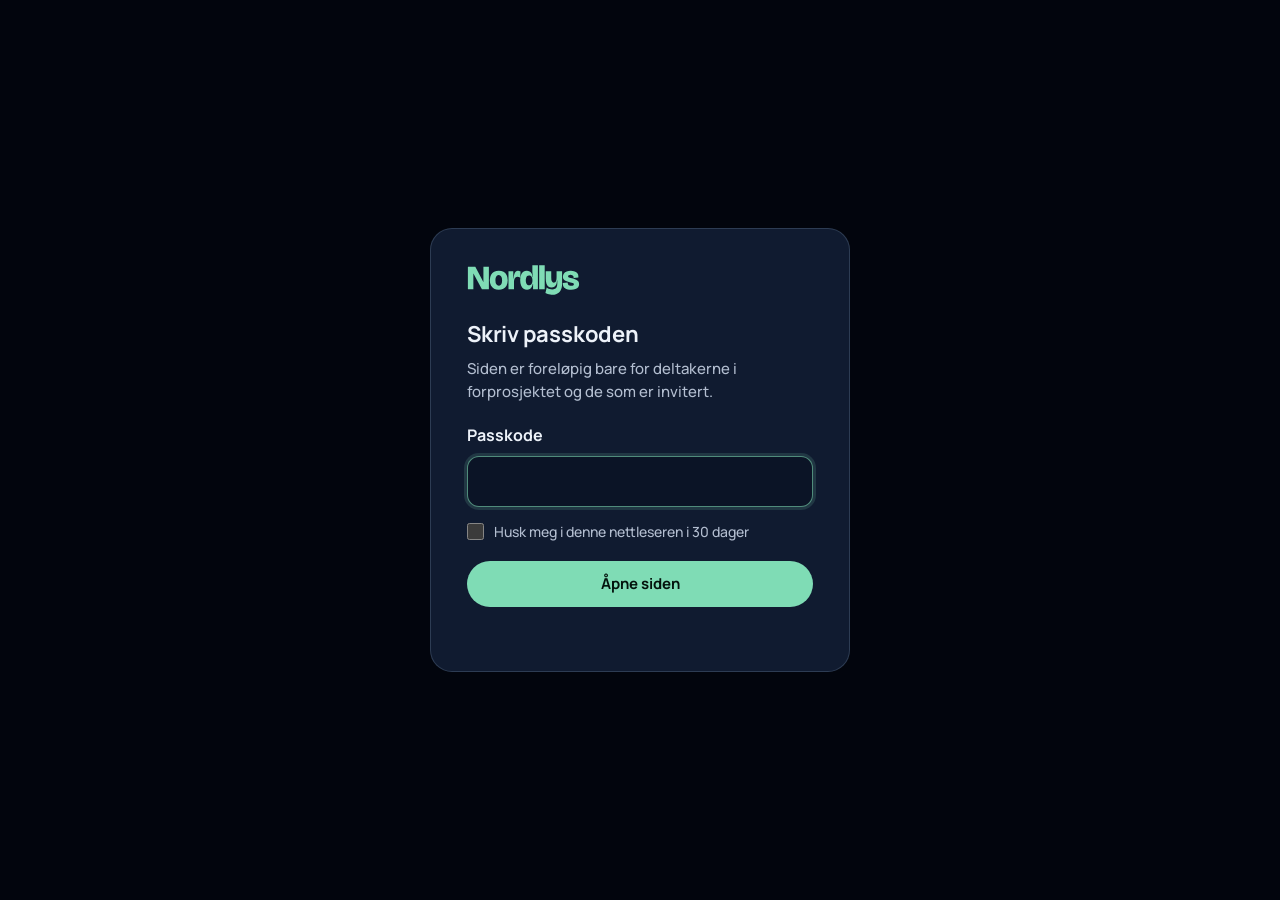
<file: index.html>
<!doctype html>
<html lang="nb">
<head>
<meta charset="utf-8">
<meta name="viewport" content="width=device-width, initial-scale=1, viewport-fit=cover">
<title>Nordlys</title>
<meta name="robots" content="noindex, nofollow">
<meta name="version" content="2.0.2">
<meta name="referrer" content="no-referrer">
<meta name="theme-color" content="#02050D">
<link rel="icon" href="assets/node-mint.svg" type="image/svg+xml">
<style>
@font-face { font-family: 'Manrope'; src: url(assets/fonts/Manrope.ttf) format('truetype'); font-weight: 200 800; font-display: swap; }
:root { color-scheme: dark; --night: #02050D; --panel: #101B30; --panel-lo: #0B1426; --line2: rgba(170,200,235,0.19);
  --text: #EDF2F9; --text2: #B3BED0; --dim: #8492A8; --mint: #7FDCB5; --red: #FF8A78; }
* { box-sizing: border-box; }
[hidden] { display: none !important; }
html, body { height: 100%; }
body { margin: 0; background: var(--night); color: var(--text); font: 500 16px/1.55 'Manrope', system-ui, 'Segoe UI', sans-serif;
  -webkit-font-smoothing: antialiased; display: grid; place-items: center; padding: 24px 16px; }
.box { width: min(420px, 100%); background: var(--panel); border: 1px solid var(--line2); border-radius: 22px; padding: clamp(24px, 5vw, 36px); }
.box img { height: 30px; display: block; }
h1 { font-size: 22px; margin: 22px 0 6px; letter-spacing: -0.01em; }
p { margin: 0; color: var(--text2); font-size: 15px; }
label.f { display: block; font-weight: 700; margin: 20px 0 8px; }
input[type=password] { width: 100%; font: inherit; color: var(--text); background: var(--panel-lo); border: 1px solid var(--line2); border-radius: 12px; padding: 12px 14px; }
input[type=password]:focus { border-color: rgba(127,220,181,0.6); outline: none; box-shadow: 0 0 0 3px rgba(127,220,181,0.15); }
.husk { display: flex; gap: 10px; align-items: center; margin-top: 14px; font-size: 14px; color: var(--text2); cursor: pointer; }
.husk input { accent-color: var(--mint); width: 17px; height: 17px; margin: 0; }
button { width: 100%; margin-top: 18px; min-height: 46px; border-radius: 23px; border: 0; cursor: pointer; font: 700 15px/1 'Manrope', sans-serif; background: var(--mint); color: #04130D; }
button[disabled] { opacity: 0.6; cursor: default; }
.err { color: var(--red); font-size: 14px; margin-top: 12px; min-height: 1.2em; }
.wait { text-align: center; color: var(--dim); font-size: 15px; }
</style>
</head>
<body>
<p class="wait" id="vent" hidden>Åpner …</p>
<form class="box" id="skjema" novalidate hidden>
  <img src="assets/nordlys-wordmark-mint.svg" alt="Nordlys" width="113" height="30">
  <h1>Skriv passkoden</h1>
  <p>Siden er foreløpig bare for deltakerne i forprosjektet og de som er invitert.</p>
  <label class="f" for="kode">Passkode</label>
  <input type="password" id="kode" autocomplete="current-password" required>
  <label class="husk"><input type="checkbox" id="husk"> Husk meg i denne nettleseren i 30 dager</label>
  <button type="submit" id="send">Åpne siden</button>
  <p class="err" id="err" role="alert"></p>
</form>
<script>
(() => {
  'use strict';
  // Innholdet ligger i Supabase og gis bare ut av edge-funksjonen 'nettside' etter riktig passkode.
  // Tokenet fra et riktig forsøk huskes i localStorage (30 dager) hvis «Husk meg» er valgt, ellers bare i fanen.
  const FN = 'https://qwgtzrydzzkaiezyouxt.supabase.co/functions/v1/nettside';
  const KEY = 'sb_publishable_gUJZpDFXutZiMKjKLcMO-g_lXaAz4m3';
  const SKEY = 'nordlys-tilgang';
  const $ = (id) => document.getElementById(id);
  const lagre = {
    hent() { for (const s of [localStorage, sessionStorage]) { try { const v = JSON.parse(s.getItem(SKEY) || 'null'); if (v && v.exp * 1000 > Date.now()) return v.token; s.removeItem(SKEY); } catch {} } return null; },
    sett(token, exp, husk) { try { (husk ? localStorage : sessionStorage).setItem(SKEY, JSON.stringify({ token, exp })); } catch {} },
    slett() { for (const s of [localStorage, sessionStorage]) { try { s.removeItem(SKEY); } catch {} } },
  };

  async function hent(body) {
    const r = await fetch(FN, { method: 'POST', headers: { 'Content-Type': 'application/json', apikey: KEY, Authorization: 'Bearer ' + KEY }, body: JSON.stringify(body) });
    const d = await r.json().catch(() => ({}));
    return { status: r.status, d };
  }
  function vis(d) {
    window.NORDLYS_MEDIA = d.media || {};
    window.NORDLYS_LOGOUT = () => { lagre.slett(); location.reload(); };
    document.open();
    document.write(d.html);
    document.close();
  }
  function skjema(melding) {
    $('vent').hidden = true; $('skjema').hidden = false;
    $('err').textContent = melding || '';
    $('kode').focus();
  }

  $('skjema').addEventListener('submit', async (e) => {
    e.preventDefault();
    const kode = $('kode').value;
    if (!kode.trim()) return skjema('Skriv passkoden.');
    $('send').disabled = true; $('err').textContent = '';
    try {
      const { status, d } = await hent({ kode });
      if (status === 200 && d.ok) { lagre.sett(d.token, d.exp, $('husk').checked); vis(d); return; }
      skjema(status === 429 ? 'For mange forsøk. Vent et minutt og prøv igjen.' : status === 401 ? 'Feil passkode.' : 'Noe gikk galt. Prøv igjen om litt.');
    } catch { skjema('Fikk ikke kontakt. Sjekk nettforbindelsen og prøv igjen.'); }
    $('send').disabled = false;
  });

  (async () => {
    const token = lagre.hent();
    if (!token) return skjema();
    $('vent').hidden = false;
    try {
      const { status, d } = await hent({ token });
      if (status === 200 && d.ok) { lagre.sett(d.token, d.exp, !!localStorage.getItem(SKEY)); vis(d); return; }
      lagre.slett();
    } catch {}
    skjema();
  })();
})();
</script>
</body>
</html>
</file>
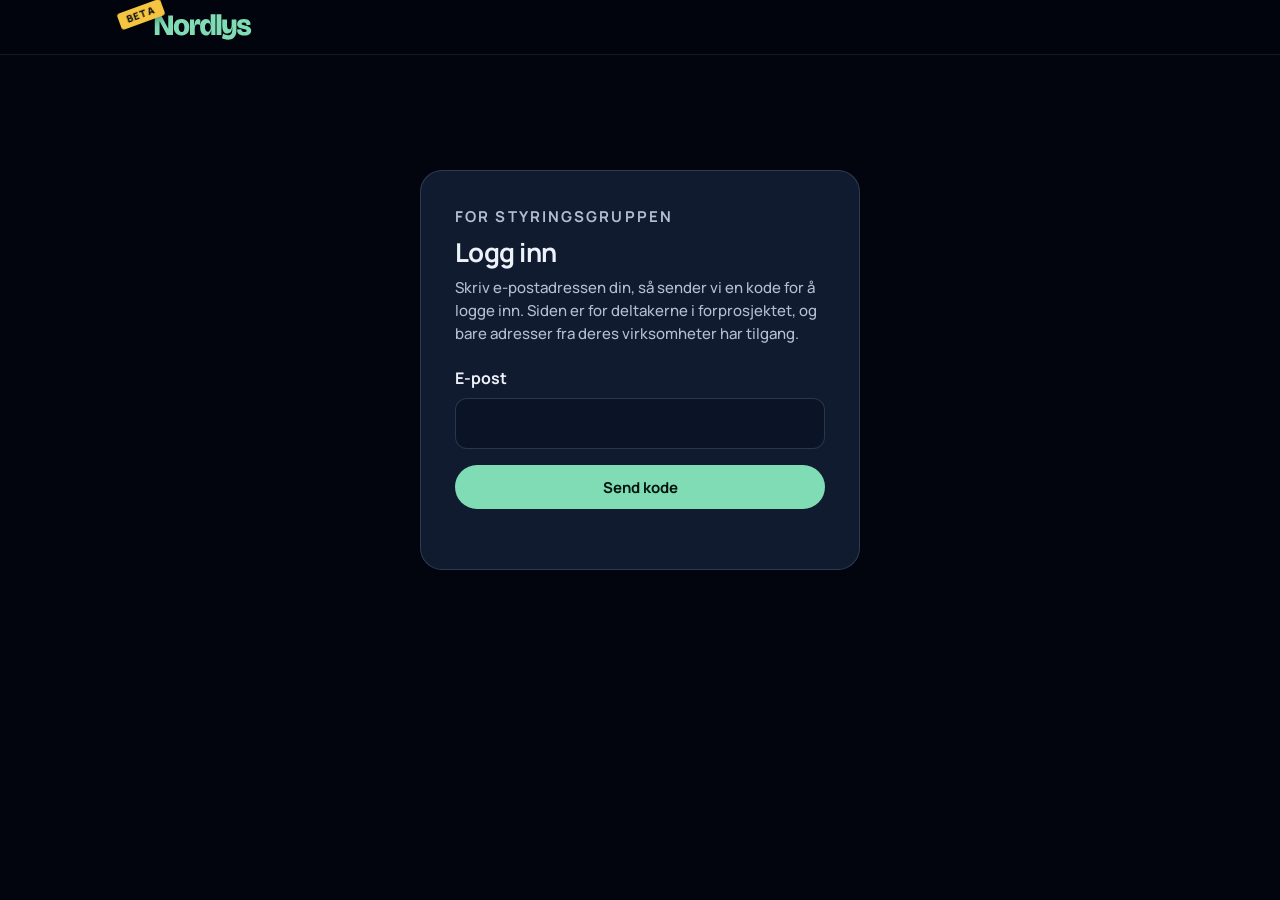
<file: styringsgruppe/index.html>
<!doctype html>
<html lang="nb">
<head>
<meta charset="utf-8">
<meta name="viewport" content="width=device-width, initial-scale=1, viewport-fit=cover">
<title>Nordlys (beta) – for styringsgruppen</title>
<meta name="robots" content="noindex, nofollow">
<meta name="referrer" content="no-referrer">
<meta name="theme-color" content="#02050D">
<link rel="icon" href="../assets/node-mint.svg" type="image/svg+xml">
<link rel="stylesheet" href="visning.css">
<link rel="stylesheet" href="redigering.css">
<style>
@font-face { font-family: 'Manrope'; src: url(../assets/fonts/Manrope.ttf) format('truetype'); font-weight: 200 800; font-display: swap; }
:root {
  color-scheme: dark;
  --night: #02050D; --panel: #101B30; --panel-hi: #16233C; --panel-lo: #0B1426;
  --line: rgba(170,200,235,0.11); --line2: rgba(170,200,235,0.19);
  --text: #EDF2F9; --text2: #B3BED0; --dim: #8492A8; --faint: #56627A;
  --mint: #7FDCB5; --gold: #F5C542; --amber: #FFB870; --red: #FF8A78;
  --f-text: 'Manrope', system-ui, 'Segoe UI', sans-serif;
}
* { box-sizing: border-box; }
[hidden] { display: none !important; }
html { -webkit-text-size-adjust: 100%; scroll-behavior: smooth; }
body { margin: 0; background: var(--night); color: var(--text); font: 500 16px/1.55 var(--f-text); -webkit-font-smoothing: antialiased; }
h1, h2, h3 { margin: 0; line-height: 1.15; letter-spacing: -0.02em; text-wrap: balance; }
p { margin: 0; }
a { color: var(--mint); text-underline-offset: 3px; }
:focus-visible { outline: 2px solid var(--mint); outline-offset: 3px; border-radius: 6px; }
.wrap { max-width: 1120px; margin: 0 auto; padding-inline: clamp(16px, 4.5vw, 48px); }
.eyebrow { font-size: 12.5px; font-weight: 700; letter-spacing: 0.14em; text-transform: uppercase; color: var(--dim); }
header.top { position: sticky; top: 0; z-index: 20; background: rgba(2,5,13,0.85); backdrop-filter: blur(12px); -webkit-backdrop-filter: blur(12px); border-bottom: 1px solid var(--line); }
header.top .wrap { display: flex; align-items: center; justify-content: space-between; gap: 16px; padding-block: 14px; }
header.top img { height: 26px; display: block; }
.logo-wrap { position: relative; display: inline-block; margin-left: 26px; }
header.top .beta-ribbon, .beta-ribbon { position: absolute; top: -8px; left: -36px; font-size: 0.62rem; font-weight: 800; letter-spacing: 0.12em; color: var(--night); background: var(--gold); line-height: 1.3; padding: 2px 8px; border-radius: 3px; transform: rotate(-20deg); pointer-events: none; z-index: 10; box-shadow: 0 2px 8px rgba(0,0,0,0.4); }
header.top .who { display: flex; align-items: center; gap: 12px; font-size: 13.5px; color: var(--text2); }
nav.toc { display: flex; gap: 4px; overflow-x: auto; scrollbar-width: none; padding-block: 0 10px; }
nav.toc::-webkit-scrollbar { display: none; }
nav.toc a { color: var(--text2); text-decoration: none; font-size: 14px; font-weight: 600; padding: 6px 10px; border-radius: 16px; white-space: nowrap; }
nav.toc a:hover { color: var(--text); background: var(--panel); }
.btn { display: inline-flex; align-items: center; justify-content: center; min-height: 44px; padding: 0 20px; border-radius: 22px; cursor: pointer;
  font: 700 15px/1 var(--f-text); border: 1px solid var(--line2); background: transparent; color: var(--text); text-decoration: none; }
.btn:hover { background: var(--panel-hi); }
.btn.primary { background: var(--mint); border-color: transparent; color: #04130D; }
.btn.small { min-height: 34px; padding: 0 14px; font-size: 13.5px; }
.btn[disabled] { opacity: 0.6; cursor: default; }

/* innlogging */
.login { min-height: 70vh; display: grid; place-items: center; padding-block: 48px; }
.login .box { width: min(440px, 100%); background: var(--panel); border: 1px solid var(--line2); border-radius: 22px; padding: clamp(22px, 4vw, 34px); }
.login h1 { font-size: 26px; margin: 10px 0 8px; }
.login p { color: var(--text2); font-size: 15px; }
.login label { display: block; font-weight: 700; margin: 20px 0 8px; }
.login input { width: 100%; font: inherit; color: var(--text); background: var(--panel-lo); border: 1px solid var(--line2); border-radius: 12px; padding: 12px 14px; }
.login input:focus { border-color: rgba(127,220,181,0.6); outline: none; box-shadow: 0 0 0 3px rgba(127,220,181,0.15); }
.login input.code { letter-spacing: 0.3em; font-size: 20px; text-align: center; }
.login .btn { width: 100%; margin-top: 16px; }
.login .err { color: var(--red); font-size: 14px; margin-top: 12px; min-height: 1em; }
.login .back { background: none; border: 0; color: var(--dim); font: inherit; font-size: 14px; cursor: pointer; margin-top: 12px; padding: 0; text-decoration: underline; }

/* innhold */
#innhold section { padding-top: clamp(48px, 7vw, 88px); scroll-margin-top: 110px; }
#innhold h2 { font-size: clamp(24px, 3vw, 36px); font-weight: 700; margin-top: 8px; }
.intro { color: var(--text2); font-size: 17px; max-width: 42em; margin-top: 12px; }
.cards { display: grid; gap: 14px; margin-top: 24px; }
.cards.two { grid-template-columns: repeat(2, minmax(0, 1fr)); }
.cards.three { grid-template-columns: repeat(3, minmax(0, 1fr)); }
@media (max-width: 820px) { .cards.two, .cards.three { grid-template-columns: 1fr; } }
.card { background: var(--panel); border: 1px solid var(--line); border-radius: 16px; padding: 20px 22px; }
.card h3 { font-size: 17px; font-weight: 700; margin: 4px 0 6px; }
.card p, .card ul { color: var(--text2); font-size: 15px; }
.card ul { margin: 0; padding-left: 18px; }
.card li + li { margin-top: 4px; }
.card .tag { font-size: 11.5px; font-weight: 700; letter-spacing: 0.1em; text-transform: uppercase; color: var(--dim); }
.card.kc { border-color: rgba(245,197,66,0.4); }
.card.kc h3 { color: #FBE3A0; }
h3.area { font-size: 19px; font-weight: 700; margin-top: 34px; color: var(--mint); }
.note-line { margin-top: 16px; color: var(--text2); font-size: 15px; max-width: 46em; }
.open-box { margin-top: 20px; padding: 20px 22px; border-radius: 16px; border: 1px dashed rgba(255,184,112,0.5); background: var(--panel-lo); }
.open-box h3 { color: var(--amber); font-size: 17px; margin-bottom: 6px; }
.open-box p { color: var(--text2); font-size: 15px; }
.tl { list-style: none; margin: 24px 0 0; padding: 0 0 0 22px; border-left: 2px solid var(--line2); display: grid; gap: 14px; }
.tl li { position: relative; }
.tl li::before { content: ''; position: absolute; left: -29px; top: 6px; width: 12px; height: 12px; border-radius: 50%; background: var(--night); border: 2px solid var(--dim); }
.tl li.done::before { background: var(--mint); border-color: var(--mint); }
.tl li.key::before { border-color: var(--mint); box-shadow: 0 0 0 4px rgba(127,220,181,0.18); }
.tl b { display: block; font-size: 15px; }
.tl span { color: var(--text2); font-size: 15px; }
.links { margin: 20px 0 0; padding-left: 18px; display: grid; gap: 8px; }
footer { margin-top: 80px; border-top: 1px solid var(--line); color: var(--faint); font-size: 13px; }
footer .wrap { padding-block: 24px 36px; }
body.sg-presenter header.top { display: none; }
#innhold { --nn-verktoy-topp: 55px; }
.sg-notat-topp { display: flex; justify-content: space-between; align-items: center; gap: 12px; padding-block: 20px 12px; }
</style>
</head>
<body>
<header class="top">
  <div class="wrap">
    <span class="logo-wrap"><img src="../assets/nordlys-wordmark-mint.svg" alt="Nordlys" width="98" height="26"><span class="beta-ribbon" title="Siden er i beta">BETA</span></span>
    <div class="who" id="who" hidden><span id="who-email"></span><button class="btn small" type="button" id="logout">Logg ut</button></div>
  </div>
  <div class="wrap" id="toc-wrap" hidden>
    <nav class="toc" aria-label="Innhold">
      <a href="#mandat">Mandat</a><a href="#organisering">Organisering</a><a href="#tidslinje">Tidslinje</a>
      <a href="#retning">Retningen så langt</a><a href="#risiko">Suksess og risiko</a><a href="#beslutning">Beslutningen</a><a href="#lenker">Dokumenter</a>
    </nav>
  </div>
</header>

<main>
  <div class="wrap login" id="login">
    <div class="box">
      <p class="eyebrow">For styringsgruppen</p>
      <h1>Logg inn</h1>
      <form id="f-epost" novalidate>
        <p>Skriv e-postadressen din, så sender vi en kode for å logge inn. Siden er for deltakerne i forprosjektet, og bare adresser fra deres virksomheter har tilgang.</p>
        <label for="epost">E-post</label>
        <input type="email" id="epost" autocomplete="email" required>
        <button class="btn primary" type="submit" id="b-epost">Send kode</button>
      </form>
      <form id="sendt" novalidate hidden>
        <p id="sendt-til"></p>
        <label for="kode">Kode fra e-posten</label>
        <input class="code" id="kode" inputmode="numeric" autocomplete="one-time-code" maxlength="10" required>
        <button class="btn primary" type="submit" id="b-kode">Logg inn</button>
        <button class="back" type="button" id="annen-epost">Bruk en annen e-post</button>
      </form>
      <p class="err" id="err" role="alert"></p>
    </div>
  </div>
  <div class="wrap" id="innhold" hidden></div>
  <div id="scene" hidden></div>
</main>

<footer id="foot" hidden><div class="wrap">Nordlys · forprosjekt 2026 · Internt for styringsgruppen. Ikke del innholdet videre.</div></footer>

<script type="module">
// Skall for styringsgruppe-siden: innlogging med engangskode, ruter og lasting av modulene.
// Kode i visning.js, presentasjon.js, redigering.js og notat.js.
// Innlogging med kode i stedet for lenke, fordi e-postskannere (Safe Links) åpner lenker og bruker opp engangstokenet.
import { SB, KEY, okt, lagreOkt, slettOkt, erRedaktor, glemRolle, token, hent, TilgangFeil } from './api.js';

const $ = (id) => document.getElementById(id);
const err = (m) => { $('err').textContent = m || ''; };
let epost = '';

const auth = (path, body, tok) => fetch(SB + '/auth/v1/' + path, {
  method: 'POST', headers: { apikey: KEY, 'Content-Type': 'application/json', ...(tok ? { Authorization: 'Bearer ' + tok } : {}) },
  body: body ? JSON.stringify(body) : undefined,
});

$('f-epost').addEventListener('submit', async (e) => {
  e.preventDefault(); err();
  epost = $('epost').value.trim().toLowerCase();
  if (!/^[^@\s]+@[^@\s]+\.[^@\s]+$/.test(epost)) return err('Sjekk e-postadressen.');
  $('b-epost').disabled = true;
  try {
    const r = await auth('otp', { email: epost, create_user: true });
    if (r.status === 429) throw new Error('vent');
    // samme melding uansett om domenet er godkjent, så siden ikke røper hvem som har tilgang
    $('f-epost').hidden = true; $('sendt').hidden = false;
    $('sendt-til').textContent = 'Hvis ' + epost + ' har tilgang, har vi sendt en kode dit. Koden gjelder en kort stund.';
    $('kode').value = ''; $('kode').focus();
  } catch (x) { err(x.message === 'vent' ? 'Det er sendt mange koder nå. Vent litt og prøv igjen.' : 'Vi fikk ikke sendt koden. Prøv igjen om litt.'); }
  $('b-epost').disabled = false;
});
$('sendt').addEventListener('submit', async (e) => {
  e.preventDefault(); err();
  const kode = $('kode').value.replace(/\D/g, '');
  if (kode.length < 6) return err('Skriv koden fra e-posten.');
  $('b-kode').disabled = true;
  try {
    const r = await auth('verify', { type: 'email', email: epost, token: kode });
    if (r.status === 429) { err('For mange forsøk. Vent litt og prøv igjen.'); return; }
    const d = await r.json().catch(() => ({}));
    if (!r.ok || !d.access_token) { err('Koden stemmer ikke, eller den er utløpt. Sjekk koden eller be om en ny.'); return; }
    lagreOkt({ token: d.access_token, refresh: d.refresh_token, epost: (d.user && d.user.email) || epost, utloper: Date.now() + (Number(d.expires_in) || 3600) * 1000 });
    await start();
  } catch { err('Fikk ikke kontakt. Prøv igjen om litt.'); }
  finally { $('b-kode').disabled = false; }
});
$('annen-epost').addEventListener('click', () => { $('sendt').hidden = true; $('f-epost').hidden = false; err(); $('epost').focus(); });

async function loggUt(melding) {
  const s = okt();
  slettOkt(); glemRolle();
  if (s) { try { await auth('logout', null, s.token); } catch {} }
  if (location.hash) history.replaceState(null, '', location.pathname);
  visInnlogging(melding);
}
$('logout').addEventListener('click', () => loggUt());

function visInnlogging(melding) {
  for (const id of ['innhold', 'scene', 'who', 'toc-wrap', 'foot']) $(id).hidden = true;
  $('innhold').replaceChildren(); $('scene').replaceChildren();
  document.body.classList.remove('sg-presenter');
  $('login').hidden = false; $('sendt').hidden = true; $('f-epost').hidden = false;
  err(melding);
}

let seSomLeser = false;
try { seSomLeser = sessionStorage.getItem('sg-se-som-leser') === '1'; } catch {}
window.addEventListener('sg:seSomLeser', (e) => {
  seSomLeser = !!e.detail;
  try { sessionStorage.setItem('sg-se-som-leser', seSomLeser ? '1' : '0'); } catch {}
  rute();
});

let notat = null;
function lastNotat() {
  if (window.NordlysNotat) return Promise.resolve(window.NordlysNotat);
  return new Promise((ok, feil) => {
    const s = document.createElement('script');
    s.src = './notat.js'; s.onload = () => ok(window.NordlysNotat); s.onerror = () => feil(new Error('Fikk ikke lastet notatet.'));
    document.head.append(s);
  });
}

const AGENDANAVN = { status: 'Status', risiko: 'Risiko', aksjoner: 'Aksjonspunkter', tidslinje: 'Tidslinje' };
async function agendaFor(mote) {
  const saker = await hent('sg_saker', 'select=id,tittel&mote_id=eq.' + mote.id);
  const navn = Object.fromEntries(saker.map((s) => [s.id, s.tittel]));
  return (mote.agenda || []).map((a) => a.type === 'sak' ? 'Sak: ' + (navn[a.sak_id] || 'sak') : a.type === 'fritt' ? a.tekst : AGENDANAVN[a.type]).filter(Boolean);
}

async function visNotat(moteId) {
  const [mote] = await hent('sg_moter', 'id=eq.' + moteId);
  if (!mote) throw new Error('Fant ikke møtet.');
  const N = await lastNotat();
  const rot = $('innhold');
  const topp = document.createElement('div'); topp.className = 'sg-notat-topp';
  const tilbake = Object.assign(document.createElement('a'), { href: '#', textContent: '← Tilbake til siden' });
  const avslutt = Object.assign(document.createElement('button'), { type: 'button', className: 'btn primary small', textContent: 'Avslutt møtet' });
  avslutt.addEventListener('click', async () => (await import('./redigering.js')).avsluttMote(moteId));
  topp.append(tilbake, avslutt);
  const flate = document.createElement('div');
  rot.replaceChildren(topp, flate);
  const s = okt();
  notat = N.aapneNotat(flate, { moteId, agenda: await agendaFor(mote), tittel: mote.tittel, dato: mote.dato, sb: { url: SB, key: KEY }, token, epost: s.epost, navn: s.navn });
}

let rutenr = 0;
async function rute() {
  const nr = ++rutenr;
  try { notat?.lukk?.(); } catch {}
  notat = null;
  const [, side, id] = /^#(presenter|utskrift|notat)\/([0-9a-f-]{36})$/.exec(location.hash) || [];
  const redaktor = await erRedaktor();
  if (nr !== rutenr) return;
  const presenter = side === 'presenter' || side === 'utskrift';
  document.body.classList.toggle('sg-presenter', presenter);
  $('who').hidden = presenter; $('foot').hidden = presenter;
  $('scene').hidden = !presenter; $('innhold').hidden = presenter;
  $('toc-wrap').hidden = !!side;
  if (!presenter) $('scene').replaceChildren();
  try {
    if (side === 'presenter') return await (await import('./presentasjon.js')).startPresentasjon($('scene'), id);
    if (side === 'utskrift') return await (await import('./presentasjon.js')).skrivUt($('scene'), id);
    if (side === 'notat') { if (!redaktor) { location.hash = ''; return; } return await visNotat(id); }
    const rot = $('innhold');
    await (await import('./visning.js')).visSide(rot, { seSomLeser: seSomLeser || !redaktor });
    if (redaktor && nr === rutenr) (await import('./redigering.js')).monterRedigering(rot);
  } catch (x) {
    if (x instanceof TilgangFeil) return loggUt(x.message);
    console.error(x);
    $('innhold').hidden = false;
    const p = document.createElement('p'); p.className = 'err'; p.textContent = x.message || 'Noe gikk galt.';
    $('innhold').replaceChildren(p);
  }
}
window.addEventListener('hashchange', rute);
// visningen tegner seg selv på nytt ved endringer og sender 'sg:tegnet' når den er ferdig
window.addEventListener('sg:tegnet', async () => {
  if (location.hash || !(await erRedaktor())) return;
  (await import('./redigering.js')).monterRedigering($('innhold'));
});

async function start() {
  const s = okt();
  if (!s) return visInnlogging();
  try { await token(); } catch { return visInnlogging(); }
  $('login').hidden = true; $('who').hidden = false; $('foot').hidden = false;
  $('who-email').textContent = s.epost || '';
  await rute();
}

// eldre e-poster med lenke: tilbake med #access_token=... eller #error=...
(function fraLenke() {
  if (!location.hash.includes('access_token=') && !location.hash.includes('error=')) return;
  const h = new URLSearchParams(location.hash.slice(1));
  history.replaceState(null, '', location.pathname);
  if (h.get('error')) return err('Lenken virket ikke. Den kan være utløpt eller brukt før. Be om en ny kode.');
  const tok = h.get('access_token');
  let e = '';
  try { e = JSON.parse(atob(tok.split('.')[1].replace(/-/g, '+').replace(/_/g, '/'))).email || ''; } catch {}
  lagreOkt({ token: tok, refresh: h.get('refresh_token'), epost: e, utloper: Date.now() + (Number(h.get('expires_in')) || 3600) * 1000 });
})();
start();
</script>
</body>
</html>
</file>
<file: styringsgruppe/visning.css>
/* Visning og presentasjon for styringsgruppe-siden. Bruker fargetokens fra :root i index.html. */

/* ---------- siden ---------- */
.sg-side { overflow-wrap: break-word; padding-bottom: 24px; }
.sg-side .sg-seksjon { padding-top: clamp(48px, 7vw, 88px); scroll-margin-top: 110px; }
.sg-side .sg-hode { display: flex; align-items: flex-end; justify-content: space-between; gap: 12px 16px; flex-wrap: wrap; }
.sg-side .sg-hode-tekst { min-width: 0; }
.sg-side .sg-hode h2 { font-size: clamp(24px, 3vw, 36px); font-weight: 700; margin-top: 8px; }
.sg-side .sg-verktoy { display: flex; flex-wrap: wrap; gap: 8px; }
.sg-side .sg-verktoy:empty { display: none; }
.sg-toc { position: sticky; top: 0; z-index: 10; background: rgba(2,5,13,0.88); backdrop-filter: blur(12px); -webkit-backdrop-filter: blur(12px);
  border-bottom: 1px solid var(--line); padding-top: 10px; margin-inline: calc(-1 * clamp(16px, 4.5vw, 48px)); padding-inline: clamp(16px, 4.5vw, 48px); }
.sg-toc nav.toc { display: flex; gap: 4px; overflow-x: auto; scrollbar-width: none; padding-block: 0 10px; }
.sg-toc nav.toc a { color: var(--text2); text-decoration: none; font-size: 14px; font-weight: 600; padding: 6px 10px; border-radius: 16px; white-space: nowrap; }
.sg-toc nav.toc a:hover { color: var(--text); background: var(--panel); }

.sg-side .sg-tom { color: var(--dim); font-size: 15px; margin-top: 18px; }
.sg-side .sg-feil { color: var(--red); padding-block: 48px; }
.sg-side .sg-meta { color: var(--dim); font-size: 14px; }
.sg-skjult { position: absolute; width: 1px; height: 1px; overflow: hidden; clip: rect(0 0 0 0); white-space: nowrap; }

/* merker og prikker */
.sg-side .sg-merke { display: inline-flex; align-items: center; font-size: 11px; font-weight: 800; letter-spacing: 0.08em; text-transform: uppercase; line-height: 1.2;
  padding: 3px 8px; border-radius: 999px; border: 1px solid var(--line2); color: var(--text2); margin-right: 8px; vertical-align: 0.1em; white-space: nowrap; }
.sg-side .sg-merke.utkast { color: var(--amber); border: 1px dashed rgba(255,184,112,0.7); }
.sg-side .sg-merke.forfalt { color: var(--red); border-color: rgba(255,138,120,0.6); background: rgba(255,138,120,0.1); }
.sg-side .sg-merke.gammel { color: var(--amber); border-color: rgba(255,184,112,0.55); margin-left: 4px; }
.sg-side .sg-merke.neste { color: #04130D; background: var(--mint); border-color: transparent; margin: 0 0 0 10px; }
.sg-side .sg-merke.pagar { color: var(--mint); border-color: rgba(127,220,181,0.55); margin: 0 0 0 10px; }
.sg-side .card.sg-utkast, .sg-statusliste > li.sg-utkast, .sg-aksjoner > li.sg-utkast, .sg-risikoer > li.sg-utkast, .sg-tidligere-liste > li.sg-utkast {
  border-style: dashed; border-color: rgba(255,184,112,0.45); }
.sg-side .tl li.sg-utkast > span, .sg-side .tl li.sg-utkast > b, .sg-logg > li.sg-utkast > * { opacity: 0.8; }
.sg-side .sg-utkast > .sg-merke.utkast { margin-bottom: 6px; }
.sg-prikk { display: inline-block; flex: none; width: 12px; height: 12px; border-radius: 50%; }
.sg-pil { font-weight: 800; font-size: 15px; line-height: 1; }
.sg-pil.opp { color: var(--mint); } .sg-pil.ned { color: var(--red); } .sg-pil.lik { color: var(--dim); }

/* utvidbare lister */
.sg-side details > summary { cursor: pointer; width: fit-content; color: var(--text2); font-weight: 700; font-size: 14.5px; margin-top: 18px; padding: 4px 0; }
.sg-side details > summary:hover { color: var(--text); }

/* 1. neste møte */
.sg-side .sg-mote { margin-top: 24px; }
.sg-side .sg-mote-dato { display: flex; flex-wrap: wrap; align-items: baseline; gap: 2px 12px; }
.sg-side .sg-mote-dato strong { font-size: clamp(20px, 2.4vw, 24px); color: var(--text); letter-spacing: -0.01em; }
.sg-side .sg-om { color: var(--mint); font-weight: 700; font-size: 15px; }
.sg-side .sg-mote > .sg-meta { margin-top: 2px; }
.sg-side .sg-agenda { margin: 14px 0 0; padding-left: 22px; color: var(--text2); font-size: 15px; display: grid; gap: 3px; }
.sg-side .sg-knapper { display: flex; flex-wrap: wrap; gap: 10px; margin-top: 18px; }
.sg-side .sg-senere { margin-top: 12px; color: var(--dim); font-size: 14px; }
.sg-tidligere-liste { list-style: none; margin: 10px 0 0; padding: 0; display: grid; gap: 8px; }
.sg-tidligere-liste > li { background: var(--panel-lo); border: 1px solid var(--line); border-radius: 12px; padding: 12px 16px; }
.sg-tidligere-rad { display: flex; flex-wrap: wrap; align-items: baseline; gap: 2px 12px; font-size: 15px; }
.sg-side .sg-referat > summary { margin-top: 4px; color: var(--mint); font-size: 14px; }
.sg-rik { color: var(--text2); font-size: 15px; margin-top: 10px; }
.sg-rik > * + * { margin-top: 8px; }
.sg-rik ul, .sg-rik ol { padding-left: 20px; margin-block: 0; }
.sg-rik h2, .sg-rik h3, .sg-rik h4 { color: var(--text); font-size: 16px; margin-top: 14px; }
.sg-rik blockquote { margin: 8px 0; padding-left: 14px; border-left: 2px solid var(--line2); }
.sg-rik table { border-collapse: collapse; display: block; overflow-x: auto; max-width: 100%; }
.sg-rik th, .sg-rik td { border: 1px solid var(--line2); padding: 6px 10px; text-align: left; vertical-align: top; }
.sg-rik pre { white-space: pre-wrap; }
.sg-rik a { overflow-wrap: anywhere; }
.sg-oppgaver { list-style: none; padding-left: 0 !important; }

/* 2. status */
.sg-side .sg-samlet { margin-top: 24px; }
.sg-samlet-topp { display: flex; flex-wrap: wrap; align-items: center; gap: 6px 10px; font-size: 18px; }
.sg-samlet-topp .sg-prikk { width: 14px; height: 14px; }
.sg-side .sg-samlet p { margin-top: 8px; color: var(--text2); }
.sg-statusliste { list-style: none; margin: 12px 0 0; padding: 0; display: grid; grid-template-columns: repeat(2, minmax(0, 1fr)); gap: 10px; }
.sg-statusliste > li { background: var(--panel); border: 1px solid var(--line); border-radius: 14px; padding: 14px 18px; min-width: 0; }
.sg-status-navn { display: flex; align-items: center; gap: 10px; }
.sg-statusliste p { color: var(--text2); font-size: 14.5px; margin-top: 4px; padding-left: 22px; }
@media (max-width: 820px) { .sg-statusliste { grid-template-columns: 1fr; } }

/* 3. saker */
.sg-saker { display: grid; gap: 14px; margin-top: 14px; }
.sg-side h3.area + .sg-saker { margin-top: 14px; }
.sg-side .sg-sak h3 { font-size: 18px; }
.sg-side .sg-bakgrunn { margin-top: 8px; }
.sg-side .sg-anbefaling { margin-top: 14px; padding: 12px 16px; border-radius: 0 12px 12px 0; background: rgba(127,220,181,0.07); border-left: 3px solid var(--mint); }
.sg-side .sg-anbefaling .tag { color: var(--mint); font-size: 11.5px; font-weight: 700; letter-spacing: 0.1em; text-transform: uppercase; }
.sg-side .sg-anbefaling p { color: var(--text); font-weight: 600; font-size: 15.5px; margin-top: 2px; }

/* 4. aksjoner */
.sg-aksjoner { list-style: none; margin: 24px 0 0; padding: 0; display: grid; gap: 8px; }
.sg-aksjoner > li { background: var(--panel); border: 1px solid var(--line); border-radius: 14px; padding: 13px 18px; }
.sg-aksjoner > li.forfalt { border-color: rgba(255,138,120,0.4); }
.sg-aksjoner > li.ferdig { background: var(--panel-lo); }
.sg-aksjoner > li.ferdig .sg-hva span { color: var(--text2); text-decoration: line-through; text-decoration-color: var(--faint); }
.sg-side .sg-hva { font-weight: 600; }
.sg-side .sg-ferdige .sg-aksjoner { margin-top: 10px; }

/* 5. tidslinje */
.sg-tall { display: flex; flex-wrap: wrap; align-items: flex-end; gap: 16px 48px; margin-top: 24px; }
.sg-tall-hoved { display: flex; align-items: flex-end; gap: 14px; }
.sg-tall-hoved strong { font-size: clamp(64px, 10vw, 96px); line-height: 0.82; font-weight: 800; letter-spacing: -0.045em; color: var(--gold); font-variant-numeric: tabular-nums; }
.sg-tall-hoved > span { display: flex; flex-direction: column; font-size: 20px; font-weight: 700; line-height: 1.25; }
.sg-tall-hoved em { font-style: normal; font-weight: 500; font-size: 15px; color: var(--text2); }
.sg-tall-side { display: grid; gap: 2px; padding-bottom: 2px; }
.sg-tall-side p { color: var(--text2); font-size: 15px; }
.sg-tall-side .sg-uke { color: var(--dim); }

.sg-bane { position: relative; font-size: 16px; height: 4.9em; margin: 2.2em 0.5em 0; }
.sg-bane-spor { position: absolute; left: 0; right: 0; top: 1.9em; height: 0.375em; border-radius: 1em; background: rgba(170,200,235,0.16); overflow: hidden; }
.sg-bane-fyll { height: 100%; background: linear-gradient(90deg, rgba(127,220,181,0.25), var(--mint)); border-radius: 1em; }
.sg-bane-periode { position: absolute; top: 1.775em; height: 0.625em; border-radius: 1em; background: rgba(170,200,235,0.28); }
.sg-bane-periode.ferdig { background: rgba(127,220,181,0.55); }
.sg-bane-periode.pagar { background: rgba(127,220,181,0.35); box-shadow: inset 0 0 0 1px var(--mint); }
.sg-bane-periode.viktig { background: rgba(245,197,66,0.35); box-shadow: inset 0 0 0 1px var(--gold); }
.sg-bane-prikk { position: absolute; top: 2.09em; width: 0.875em; height: 0.875em; margin: -0.4375em 0 0 -0.4375em; border-radius: 50%; background: var(--night); border: 0.125em solid var(--text2); }
.sg-bane-prikk.ferdig { background: var(--mint); border-color: var(--mint); }
.sg-bane-prikk.pagar { border-color: var(--mint); }
.sg-bane-prikk.neste { border-color: var(--mint); box-shadow: 0 0 0 0.25em rgba(127,220,181,0.22); }
.sg-bane-prikk.viktig { width: 1.125em; height: 1.125em; margin: -0.5625em 0 0 -0.5625em; background: var(--gold); border-color: var(--gold); box-shadow: 0 0 0 0.25em rgba(245,197,66,0.2); }
.sg-bane-idag { position: absolute; top: 1.1em; width: 0.125em; height: 1.95em; margin-left: -0.0625em; background: var(--text); border-radius: 1px; }
.sg-bane-idag span { position: absolute; bottom: 100%; left: 50%; transform: translateX(-50%); margin-bottom: 0.2em; font-size: 0.72em; font-weight: 800; letter-spacing: 0.08em; text-transform: uppercase; white-space: nowrap; color: var(--text); }
.sg-bane-mnd { position: absolute; left: 0; right: 0; top: 2.95em; }
.sg-bane-mnd span { position: absolute; padding-left: 0.25em; border-left: 1px solid var(--line2); font-size: 0.72em; line-height: 1.15; color: var(--dim); white-space: nowrap; }
.sg-bane-mnd em { display: block; font-style: normal; color: var(--faint); font-size: 0.9em; }
@media (max-width: 520px) { .sg-bane { font-size: 14px; } .sg-bane-mnd span { font-size: 0.7em; padding-left: 0.15em; } }

.sg-side .tl.sg-tl { margin-top: 28px; }
.sg-side .tl li.pagar::before { border-color: var(--mint); background: rgba(127,220,181,0.35); }
.sg-side .tl li.neste::before { border-color: var(--mint); box-shadow: 0 0 0 4px rgba(127,220,181,0.18); }
.sg-side .tl li.key::before { border-color: var(--gold); background: var(--gold); box-shadow: 0 0 0 4px rgba(245,197,66,0.18); }
.sg-side .tl li.neste b { color: var(--mint); }
.sg-side .tl li.key b { color: #FBE3A0; }
.sg-side .tl li.done span { color: var(--dim); }
.sg-side .tl b { display: flex; flex-wrap: wrap; align-items: center; row-gap: 4px; }
.sg-side .tl .sg-merke { font-size: 11px; color: var(--mint); }
.sg-side .tl .sg-merke.neste { color: #04130D; }
.sg-side .tl .sg-merke.utkast { color: var(--amber); margin: 0 8px 0 0; order: -1; }
.sg-side .tl .sg-rel { display: block; color: var(--dim); font-size: 13.5px; margin-top: 1px; }

/* 6. beslutningslogg */
.sg-logg { list-style: none; margin: 24px 0 0; padding: 0; }
.sg-logg > li { display: grid; grid-template-columns: 170px minmax(0, 1fr); gap: 2px 20px; padding: 14px 0; border-top: 1px solid var(--line); }
.sg-logg > li:last-child { border-bottom: 1px solid var(--line); }
.sg-logg time { color: var(--dim); font-size: 14.5px; font-weight: 600; padding-top: 1px; }
.sg-logg p { color: var(--text2); font-size: 15px; margin-top: 2px; }
.sg-logg > li > .sg-merke { grid-column: 1 / -1; justify-self: start; }
@media (max-width: 620px) { .sg-logg > li { grid-template-columns: 1fr; } }

/* 7. risiko */
.sg-risikoer { list-style: none; margin: 24px 0 0; padding: 0; display: grid; gap: 10px; }
.sg-risikoer > li { display: grid; grid-template-columns: 112px minmax(0, 1fr); gap: 6px 16px; align-items: start; background: var(--panel); border: 1px solid var(--line); border-radius: 14px; padding: 15px 18px; }
.sg-risikoer > li > .sg-merke { grid-column: 1 / -1; justify-self: start; }
.sg-niva { justify-self: start; font-size: 11.5px; font-weight: 800; letter-spacing: 0.08em; text-transform: uppercase; line-height: 1.2; white-space: nowrap;
  color: var(--c); border: 1px solid color-mix(in srgb, var(--c) 55%, transparent); background: color-mix(in srgb, var(--c) 12%, transparent); padding: 4px 10px; border-radius: 999px; }
.sg-risikoer p { color: var(--text2); font-size: 14.5px; margin-top: 4px; }
.sg-lbl { color: var(--dim); font-weight: 700; }
@media (max-width: 520px) { .sg-risikoer > li { grid-template-columns: 1fr; } }

/* 8. faste seksjoner */
.sg-side .sg-seksjon > .sg-merke.utkast { margin-top: 10px; }
.sg-side .card > .sg-merke + .tag { display: block; }
.sg-side .links a { overflow-wrap: anywhere; }

/* ---------- presentasjon ---------- */
html.p-aktiv, html.p-aktiv body { overflow: hidden; height: 100%; }
.p-rot { position: fixed; inset: 0; z-index: 1000; background: #000; overflow: hidden; outline: none; user-select: none; -webkit-user-select: none; touch-action: pan-y; }
.p-rot:not(.p-mus) { cursor: none; }
.p-scene { position: absolute; left: 0; top: 0; width: 1920px; height: 1080px; transform-origin: 0 0; overflow: hidden;
  background: radial-gradient(ellipse 70% 60% at 88% -10%, rgba(127,220,181,0.10), transparent 70%), var(--night);
  color: var(--text); font: 500 36px/1.4 var(--f-text); -webkit-font-smoothing: antialiased; letter-spacing: -0.005em; }
.p-slide { position: absolute; inset: 0; visibility: hidden; --k: 1; }
.p-slide.aktiv { visibility: visible; }
.p-ramme { position: absolute; inset: 0; padding: 84px 128px 116px; display: flex; flex-direction: column; gap: calc(44px * var(--k)); overflow: hidden; }
.p-hode { flex: none; }
.p-hode .p-eyebrow { font-size: 28px; }
.p-hode h1 { font-size: min(80px, calc(44px + 36px * var(--k))); font-weight: 800; line-height: 1.06; letter-spacing: -0.03em; margin-top: 12px; text-wrap: balance; overflow-wrap: anywhere; }
.p-eyebrow { font-size: calc(28px * var(--k)); font-weight: 700; letter-spacing: 0.14em; text-transform: uppercase; color: var(--dim); }
.p-innhold { flex: 1 1 auto; min-height: 0; overflow: hidden; display: flex; flex-direction: column; gap: calc(32px * var(--k));
  font-size: calc(36px * var(--k)); line-height: 1.4; color: var(--text2); overflow-wrap: anywhere; }
.p-innhold strong { color: var(--text); }
.p-tom { color: var(--dim); }
.p-meta { color: var(--dim); font-size: calc(30px * var(--k)); }

.p-tittel .p-ramme { gap: 0; }
.p-logo { flex: none; align-self: flex-start; height: 64px; width: auto; }
.p-tittel .p-innhold { justify-content: center; gap: 0; }
.p-tittel h1 { font-size: calc(120px * var(--k)); font-weight: 800; line-height: 1.02; letter-spacing: -0.035em; color: var(--text); max-width: 15em; }
.p-dato { margin-top: calc(40px * var(--k)); font-size: calc(48px * var(--k)); font-weight: 700; color: var(--mint); }
.p-sted { margin-top: 6px; font-size: calc(40px * var(--k)); color: var(--text2); }

.p-agenda { list-style: none; margin: 0; padding: 0; counter-reset: a; display: grid; gap: calc(22px * var(--k)); font-size: calc(46px * var(--k)); color: var(--text); font-weight: 600; }
.p-agenda li { counter-increment: a; display: flex; gap: 0.6em; align-items: baseline; }
.p-agenda li::before { content: counter(a); color: var(--mint); font-weight: 800; min-width: 1.2em; font-variant-numeric: tabular-nums; }

.p-prikk { display: inline-block; width: 0.62em; height: 0.62em; border-radius: 50%; margin-right: 0.4em; vertical-align: 0.02em; flex: none; }
.p-samlet { display: flex; flex-wrap: wrap; align-items: center; gap: 0 0.3em; font-size: calc(40px * var(--k)); }
.p-samlet > span:last-child { flex-basis: 100%; color: var(--text2); font-size: calc(34px * var(--k)); margin-top: 4px; }
.p-tabell { width: 100%; border-collapse: collapse; table-layout: fixed; font-size: calc(32px * var(--k)); }
.p-tabell th { text-align: left; font-size: calc(28px * var(--k)); font-weight: 700; letter-spacing: 0.1em; text-transform: uppercase; color: var(--dim); padding: 0 0.6em 0.4em 0; }
.p-tabell th:nth-child(1) { width: 30%; } .p-tabell th:nth-child(2) { width: 17%; }
.p-tabell td { padding: calc(16px * var(--k)) 0.6em calc(16px * var(--k)) 0; border-top: 1px solid var(--line2); vertical-align: top; color: var(--text2); line-height: 1.3; }
.p-tabell td:first-child { color: var(--text); font-weight: 700; }
.p-tabell .p-farge { white-space: nowrap; color: var(--text); }

.p-punkter { margin: 0; padding-left: 1.1em; display: grid; gap: calc(14px * var(--k)); }
.p-punkter li::marker { color: var(--mint); }
.p-anbefaling { border-left: 6px solid var(--mint); background: rgba(127,220,181,0.08); padding: calc(26px * var(--k)) calc(36px * var(--k)); border-radius: 0 20px 20px 0; }
.p-anbefaling .p-eyebrow { color: var(--mint); margin-bottom: 6px; }
.p-anbefaling p:last-child { color: var(--text); font-weight: 700; font-size: calc(40px * var(--k)); line-height: 1.3; }
.p-anbefaling.vedtak { border-left-color: var(--gold); background: rgba(245,197,66,0.08); }
.p-anbefaling.vedtak .p-eyebrow { color: var(--gold); }

.p-risikoer, .p-aksjoner, .p-vedtak { list-style: none; margin: 0; padding: 0; display: grid; gap: calc(26px * var(--k)); }
.p-risikoer li { display: grid; grid-template-columns: calc(240px * var(--k)) minmax(0, 1fr); gap: calc(32px * var(--k)); align-items: start; }
.p-risikoer p { font-size: calc(32px * var(--k)); margin-top: 2px; }
.p-niva { justify-self: start; font-size: calc(28px * var(--k)); font-weight: 800; letter-spacing: 0.06em; text-transform: uppercase; color: var(--c); border: 2px solid var(--c); border-radius: 999px; padding: 0.1em 0.65em; margin-top: 0.15em; white-space: nowrap; }
.p-aksjoner li p:first-child { color: var(--text); font-weight: 600; }
.p-merke { display: inline-block; font-size: calc(28px * var(--k)); font-weight: 800; letter-spacing: 0.06em; text-transform: uppercase; padding: 0.05em 0.5em; border-radius: 10px; margin-right: 0.5em; vertical-align: 0.08em; line-height: 1.25; }
.p-merke.forfalt { color: var(--red); border: 2px solid var(--red); }
.p-vedtak p { margin-top: 2px; }
.p-blokk .p-eyebrow { color: var(--mint); margin-bottom: calc(14px * var(--k)); }

.p-scene .sg-tall { margin: 0; gap: calc(28px * var(--k)) calc(80px * var(--k)); }
.p-scene .sg-tall-hoved { gap: calc(28px * var(--k)); }
.p-scene .sg-tall-hoved strong { font-size: calc(220px * var(--k)); color: var(--gold); }
.p-scene .sg-tall-hoved > span { font-size: calc(48px * var(--k)); color: var(--text); }
.p-scene .sg-tall-hoved em { font-size: calc(34px * var(--k)); }
.p-scene .sg-tall-side { gap: calc(6px * var(--k)); padding-bottom: calc(8px * var(--k)); }
.p-scene .sg-tall-side p { font-size: calc(32px * var(--k)); }
.p-scene .sg-bane { font-size: calc(40px * var(--k)); flex: none; margin: 0.6em 0.4em 0; }
.p-milepaeler { list-style: none; margin: 0; padding: 0; display: grid; font-size: calc(32px * var(--k)); }
.p-milepaeler li { display: grid; grid-template-columns: calc(440px * var(--k)) minmax(0, 1fr) calc(300px * var(--k)); gap: 0.9em; align-items: baseline; padding: calc(14px * var(--k)) 0; border-top: 1px solid var(--line2); }
.p-milepaeler strong { color: var(--text); }
.p-milepaeler li.neste strong { color: var(--mint); }
.p-milepaeler li.viktig strong { color: var(--gold); }
.p-milepaeler em { font-style: normal; font-weight: 700; color: var(--mint); text-align: right; }

.p-fritt .p-innhold { justify-content: center; }
.p-fritt .p-fritt { font-size: calc(80px * var(--k)); font-weight: 800; line-height: 1.12; letter-spacing: -0.03em; color: var(--text); white-space: pre-line; }

.p-fot { position: absolute; left: 0; right: 0; bottom: 0; height: 80px; pointer-events: none; }
.p-nr { position: absolute; left: 128px; bottom: 34px; font-size: 24px; font-weight: 700; color: var(--faint); font-variant-numeric: tabular-nums; letter-spacing: 0.04em; }
.p-stripe { position: absolute; left: 0; right: 0; bottom: 0; height: 6px; background: rgba(170,200,235,0.1); }
.p-stripe-fyll { height: 100%; width: 0; background: var(--mint); transition: width 0.3s ease; }
.p-telling { position: absolute; right: 48px; bottom: 26px; font-size: 22px; font-weight: 600; color: var(--dim); background: rgba(16,27,48,0.7);
  border: 1px solid var(--line); border-radius: 999px; padding: 6px 18px; font-variant-numeric: tabular-nums; }
.p-telling:empty { display: none; }
.p-knapper { position: absolute; left: 50%; bottom: 24px; transform: translateX(-50%); display: flex; gap: 10px; opacity: 0; pointer-events: none; transition: opacity 0.2s; z-index: 2; }
.p-rot.p-mus .p-knapper { opacity: 1; pointer-events: auto; }
.p-knapp { min-height: 44px; padding: 0 20px; border-radius: 22px; border: 1px solid var(--line2); background: rgba(16,27,48,0.94); color: var(--text); font: 700 15px/1 var(--f-text); cursor: pointer; white-space: nowrap; }
.p-knapp:hover { background: var(--panel-hi); }
.p-beskjed { position: absolute; top: 20px; left: 50%; transform: translateX(-50%); z-index: 3; background: var(--panel); border: 1px solid var(--line2); color: var(--text);
  padding: 10px 18px; border-radius: 12px; font: 600 15px/1.3 var(--f-text); opacity: 0; transition: opacity 0.2s; pointer-events: none; }
.p-beskjed.vis { opacity: 1; }
@media (prefers-reduced-motion: reduce) { .p-stripe-fyll, .p-knapper, .p-beskjed { transition: none; } }

/* ---------- utskrift ---------- */
.p-utskrift { display: grid; gap: 24px; max-width: 1200px; margin: 0 auto; padding: 24px 16px; }
.p-ark { position: relative; width: 100%; aspect-ratio: 16 / 9; overflow: hidden; border-radius: 8px; border: 1px solid var(--line); }
.p-ark .p-slide { visibility: visible; }
@media print {
  html.p-skriver .p-skjul { display: none !important; }
  html.p-skriver .p-sti { margin: 0 !important; padding: 0 !important; max-width: none !important; border: 0 !important; }
  html.p-skriver, html.p-skriver body { margin: 0; background: var(--night); -webkit-print-color-adjust: exact; print-color-adjust: exact; }
  .p-utskrift { display: block; max-width: none; margin: 0; padding: 0; }
  .p-ark { width: 1920px; height: 1080px; aspect-ratio: auto; border: 0; border-radius: 0; break-inside: avoid; break-after: page; }
  .p-ark:last-child { break-after: auto; }
  .p-ark .p-scene { transform: none !important; }
}
</file>
<file: styringsgruppe/redigering.css>
/* Redigering for styringsgruppe-siden. Bruker fargetokens fra :root i index.html. Alle klasser starter med sgr-. */

/* ---------- redaktørlinje ---------- */
.sgr-linje { display: flex; flex-wrap: wrap; align-items: center; gap: 8px 12px; margin-top: 20px; padding: 10px 14px;
  background: var(--panel-lo); border: 1px solid rgba(127,220,181,0.28); border-radius: 14px; font-size: 14px; }
.sgr-linje-merke { font-size: 11.5px; font-weight: 700; letter-spacing: 0.12em; text-transform: uppercase; color: var(--mint); }
.sgr-flex { flex: 1 1 auto; }
.sgr-bryter { display: inline-flex; align-items: center; gap: 10px; min-height: 36px; padding: 0 4px; background: none; border: 0; color: var(--text);
  font: 600 14px/1.2 var(--f-text); cursor: pointer; text-align: left; }
.sgr-spor { position: relative; flex: none; width: 38px; height: 22px; border-radius: 11px; background: var(--panel-hi); border: 1px solid var(--line2); transition: background .15s; }
.sgr-spor::after { content: ''; position: absolute; top: 2px; left: 2px; width: 16px; height: 16px; border-radius: 50%; background: var(--text2); transition: transform .15s, background .15s; }
.sgr-bryter[aria-checked="true"] .sgr-spor { background: rgba(127,220,181,0.35); border-color: var(--mint); }
.sgr-bryter[aria-checked="true"] .sgr-spor::after { transform: translateX(16px); background: var(--mint); }

/* ---------- i visningen ---------- */
.sgr-redigerbar { position: relative; }
.sgr-penn { position: absolute; top: 6px; right: 6px; z-index: 2; width: 34px; height: 34px; display: grid; place-items: center; padding: 0;
  border-radius: 50%; border: 1px solid var(--line2); background: var(--panel-hi); color: var(--text2); font: 600 16px/1 var(--f-text);
  cursor: pointer; opacity: 0.75; transition: opacity .15s, color .15s, border-color .15s; }
.sgr-redigerbar:hover > .sgr-penn, .sgr-penn:focus-visible { opacity: 1; color: var(--mint); border-color: rgba(127,220,181,0.5); }
td.sgr-redigerbar > .sgr-penn { position: static; display: inline-grid; margin-left: 8px; vertical-align: middle; }
.sg-verktoy:has(.sgr-vk) { display: flex; flex-wrap: wrap; gap: 8px; margin-top: 12px; }
.sgr-vk { min-height: 36px; }
.sgr-leser .sgr-penn, .sgr-leser .sgr-vk { display: none !important; }

/* ---------- dialog ---------- */
.sgr-dialog { width: min(640px, calc(100vw - 32px)); max-width: none; max-height: calc(100dvh - 32px); padding: 0; margin: auto;
  color: var(--text); background: var(--panel); border: 1px solid var(--line2); border-radius: 20px;
  font: 500 15px/1.5 var(--f-text); box-shadow: 0 24px 80px rgba(0,0,0,0.55); overflow: hidden; }
.sgr-dialog[open] { display: flex; flex-direction: column; }
.sgr-dialog.sgr-stor { width: min(940px, calc(100vw - 32px)); }
.sgr-dialog.sgr-veiviser { height: min(860px, calc(100dvh - 32px)); }
.sgr-dialog::backdrop { background: rgba(2,5,13,0.72); backdrop-filter: blur(3px); }
.sgr-hode { display: flex; align-items: center; justify-content: space-between; gap: 12px; padding: 18px 20px 14px 24px; border-bottom: 1px solid var(--line); }
.sgr-hode h2 { font-size: 20px; font-weight: 700; margin: 0; letter-spacing: -0.01em; }
.sgr-lukk { flex: none; width: 40px; height: 40px; border-radius: 50%; border: 0; background: transparent; color: var(--text2); font: 400 26px/1 var(--f-text); cursor: pointer; }
.sgr-lukk:hover { background: var(--panel-hi); color: var(--text); }
.sgr-kropp { flex: 1 1 auto; overflow-y: auto; overflow-x: hidden; padding: 20px 24px 24px; overscroll-behavior: contain; }
.sgr-fot { display: flex; flex-direction: column; gap: 8px; padding: 14px 20px 16px 24px; border-top: 1px solid var(--line); background: var(--panel-lo); }
.sgr-fot .sgr-status:empty { display: none; }
.sgr-knapper { display: flex; flex-wrap: wrap; align-items: center; gap: 8px; }
.sgr-status { font-size: 14px; color: var(--text2); margin: 0; }
.sgr-status.sgr-feil, .sgr-feil { color: var(--red); }
.sgr-laster { color: var(--dim); }
.sgr-ingress { font-weight: 700; margin: 0 0 6px; }
.sgr-hjelp { color: var(--dim); font-size: 13.5px; margin: 2px 0 0; }
.sgr-dialog .btn.sgr-fare { background: var(--red); color: #1A0603; border-color: transparent; }
.sgr-dialog .btn.sgr-fare-tekst { color: var(--red); border-color: rgba(255,138,120,0.35); }
.sgr-dialog .btn.sgr-fare-tekst:hover { background: rgba(255,138,120,0.1); }
.sgr-sr { position: absolute !important; width: 1px; height: 1px; overflow: hidden; clip: rect(0 0 0 0); white-space: nowrap; }

.sgr-bekreft { display: flex; flex-wrap: wrap; align-items: center; justify-content: space-between; gap: 10px 16px; }
.sgr-bekreft p { margin: 0; font-weight: 700; }
.sgr-varsel { margin-bottom: 18px; padding: 14px 16px; border-radius: 14px; border: 1px solid rgba(255,184,112,0.55); background: rgba(255,184,112,0.08); }
.sgr-varsel p { margin: 0 0 10px; font-weight: 600; }

/* ---------- felt ---------- */
.sgr-skjema { display: grid; gap: 16px; }
.sgr-felt { display: grid; gap: 6px; min-width: 0; }
.sgr-felt > label, .sgr-etikett, .sgr-mini { font-weight: 700; font-size: 14px; color: var(--text); }
.sgr-valgfri { font-weight: 500; color: var(--dim); }
.sgr-dialog input[type=text], .sgr-dialog input[type=date], .sgr-dialog select, .sgr-dialog textarea {
  width: 100%; min-width: 0; min-height: 44px; font: 500 15px/1.4 var(--f-text); color: var(--text); background: var(--panel-lo);
  border: 1px solid var(--line2); border-radius: 10px; padding: 10px 12px; }
.sgr-dialog textarea { resize: vertical; min-height: 44px; }
.sgr-dialog select { appearance: none; padding-right: 36px; cursor: pointer;
  background-image: linear-gradient(45deg, transparent 50%, var(--text2) 50%), linear-gradient(135deg, var(--text2) 50%, transparent 50%);
  background-position: right 17px center, right 12px center; background-size: 5px 5px; background-repeat: no-repeat; }
.sgr-dialog input[type=date] { color-scheme: dark; }
.sgr-dialog input:focus, .sgr-dialog select:focus, .sgr-dialog textarea:focus { border-color: rgba(127,220,181,0.6); outline: none; box-shadow: 0 0 0 3px rgba(127,220,181,0.15); }
.sgr-dialog [aria-invalid="true"] { border-color: var(--red) !important; }
.sgr-feilmelding { margin: 0; color: var(--red); font-size: 13.5px; font-weight: 600; }
.sgr-sjekk { display: flex; align-items: flex-start; gap: 10px; cursor: pointer; font-weight: 600; min-height: 32px; padding-top: 4px; }
.sgr-sjekk input { flex: none; width: 20px; height: 20px; margin: 1px 0 0; accent-color: var(--mint); cursor: pointer; }
.sgr-sjekk > span { display: grid; gap: 2px; min-width: 0; overflow-wrap: anywhere; }
.sgr-kode { font-family: ui-monospace, Consolas, monospace !important; font-size: 13.5px !important; }
.sgr-rik-flate { min-height: 220px; border: 1px solid var(--line2); border-radius: 10px; background: var(--panel-lo); }

/* farger */
select.sgr-v-gronn, .sgr-merke.sgr-v-gronn { border-left: 4px solid var(--mint) !important; }
select.sgr-v-gul, .sgr-merke.sgr-v-gul { border-left: 4px solid var(--gold) !important; }
select.sgr-v-rod, .sgr-merke.sgr-v-rod { border-left: 4px solid var(--red) !important; }
select.sgr-v-ikke_satt, .sgr-merke.sgr-v-ikke_satt { border-left: 4px solid var(--faint) !important; }
.sgr-prikk { display: inline-block; flex: none; width: 10px; height: 10px; border-radius: 50%; background: var(--faint); }
.sgr-v-gronn .sgr-prikk, .sgr-prikk.sgr-v-gronn { background: var(--mint); }
.sgr-v-gul .sgr-prikk, .sgr-prikk.sgr-v-gul { background: var(--gold); }
.sgr-v-rod .sgr-prikk, .sgr-prikk.sgr-v-rod { background: var(--red); }
.sgr-merke { display: inline-flex; align-items: center; gap: 7px; padding: 3px 10px 3px 8px; border-radius: 8px; background: var(--panel-lo); font-size: 13.5px; font-weight: 700; white-space: nowrap; }
.sgr-merke .sgr-prikk { display: none; }
.sgr-forrige { display: inline-flex; align-items: center; gap: 6px; font-size: 13px; color: var(--dim); white-space: nowrap; }
.sgr-forrige-ny { font-style: italic; }

/* møtesnarveier i ✎-skjemaet */
.sgr-ekstra { display: flex; flex-wrap: wrap; gap: 8px; margin-top: 22px; padding-top: 18px; border-top: 1px solid var(--line); }

/* ---------- veiviser ---------- */
.sgr-steg { display: grid; grid-template-columns: repeat(4, minmax(0, 1fr)); gap: 6px; list-style: none; margin: 0; padding: 12px 20px 12px 24px; border-bottom: 1px solid var(--line); counter-reset: none; }
.sgr-steg button { display: flex; align-items: center; gap: 8px; width: 100%; min-height: 40px; padding: 4px 8px; border: 0; border-radius: 10px; background: none;
  color: var(--dim); font: 600 13.5px/1.2 var(--f-text); text-align: left; cursor: pointer; }
.sgr-steg button:hover:not([disabled]) { background: var(--panel-hi); color: var(--text); }
.sgr-steg button[disabled] { cursor: default; opacity: 0.55; }
.sgr-steg-nr { flex: none; display: grid; place-items: center; width: 26px; height: 26px; border-radius: 50%; border: 1.5px solid var(--line2); font-size: 13px; font-weight: 700; }
.sgr-steg .sgr-gjort .sgr-steg-nr { border-color: var(--mint); color: var(--mint); }
.sgr-steg .sgr-naa button { color: var(--text); }
.sgr-steg .sgr-naa .sgr-steg-nr { background: var(--mint); border-color: var(--mint); color: #04130D; }
.sgr-stegtittel { font-size: 18px; font-weight: 700; margin: 0 0 14px; outline: none; }
.sgr-rad3 { grid-template-columns: 180px minmax(0, 1fr) minmax(0, 1fr); }
.sgr-rad2 { grid-template-columns: minmax(0, 1fr) minmax(0, 1fr); }
.sgr-rad2 .sgr-bred, .sgr-rad2 .sgr-felt-sjekk { grid-column: 1 / -1; }
.sgr-gruppe { margin: 24px 0 0; padding: 0; border: 0; min-width: 0; }
.sgr-gruppe > legend { padding: 0; margin-bottom: 10px; font-size: 13px; font-weight: 700; letter-spacing: 0.1em; text-transform: uppercase; color: var(--dim); }
.sgr-gruppe > .btn, .sgr-gruppe > .sgr-skjema + .btn { margin-top: 12px; }
.sgr-samlet { grid-template-columns: 220px minmax(0, 1fr); align-items: start; }
.sgr-samlet .sgr-forrige { margin-top: 2px; }

.sgr-linjer { list-style: none; margin: 4px 0 0; padding: 0; display: grid; gap: 10px; }
.sgr-linjerad { display: grid; grid-template-columns: minmax(0, 1.2fr) 200px minmax(0, 1.6fr) auto; gap: 10px; align-items: start;
  padding: 10px 12px; border-radius: 12px; background: var(--panel-lo); border: 1px solid var(--line); }
.sgr-linjerad > div { display: grid; gap: 4px; min-width: 0; }
.sgr-linjerad .sgr-mini { font-size: 12.5px; color: var(--dim); font-weight: 700; }
.sgr-farge-rad { display: grid; gap: 4px; }
.sgr-linjerad textarea { min-height: 44px; }
.sgr-c-fjern { align-self: center; padding-top: 18px; }
.sgr-tekstknapp { background: none; border: 0; color: var(--text2); font: 600 13.5px/1 var(--f-text); text-decoration: underline; text-underline-offset: 3px; cursor: pointer; padding: 10px 6px; min-height: 40px; }
.sgr-tekstknapp:hover { color: var(--red); }
.sgr-linjer + .btn { margin-top: 12px; }

.sgr-sakliste { list-style: none; margin: 8px 0 0; padding: 0; display: grid; gap: 8px; }
.sgr-sakliste > li { padding: 10px 14px; border-radius: 12px; background: var(--panel-lo); border: 1px solid var(--line); }
.sgr-sakliste .sgr-tom { color: var(--dim); }
.sgr-sak-tittel { font-weight: 700; color: var(--text); }

.sgr-agenda { margin: 8px 0 12px; padding: 0; list-style: none; display: grid; gap: 6px; counter-reset: ag; }
.sgr-agenda > li { counter-increment: ag; display: flex; align-items: center; gap: 10px; padding: 6px 8px 6px 12px; border-radius: 12px; background: var(--panel-lo); border: 1px solid var(--line); }
.sgr-agenda > li::before { content: counter(ag); flex: none; width: 22px; color: var(--dim); font-weight: 700; font-size: 13.5px; }
.sgr-agenda > li.sgr-av { opacity: 0.6; }
.sgr-agenda > li.sgr-av::before { content: '–'; }
.sgr-agenda .sgr-sjekk, .sgr-ag-fritt { flex: 1 1 auto; min-width: 0; padding-top: 0; align-items: center; }
.sgr-ag-fritt { display: flex; gap: 10px; }
.sgr-ag-fritt input[type=checkbox] { flex: none; width: 20px; height: 20px; accent-color: var(--mint); }
.sgr-ag-knapper { display: flex; align-items: center; gap: 4px; flex: none; margin-left: auto; }
.sgr-ikon { width: 40px; height: 40px; border-radius: 10px; border: 1px solid var(--line2); background: transparent; color: var(--text); font: 600 17px/1 var(--f-text); cursor: pointer; }
.sgr-ikon:hover:not([disabled]) { background: var(--panel-hi); }
.sgr-ikon[disabled] { opacity: 0.3; cursor: default; }

.sgr-oppsummering { margin-top: 12px; padding: 20px 22px; border-radius: 16px; background: var(--night); border: 1px solid var(--line2); display: grid; gap: 6px; }
.sgr-oppsummering h4 { margin: 2px 0 8px; font-size: 22px; letter-spacing: -0.01em; }
.sgr-oppsummering h5 { margin: 16px 0 4px; font-size: 12.5px; letter-spacing: 0.12em; text-transform: uppercase; color: var(--dim); }
.sgr-opp-dato { color: var(--mint); font-weight: 700; font-size: 14px; }
.sgr-opp-samlet { display: flex; flex-wrap: wrap; align-items: baseline; gap: 6px 12px; color: var(--text2); }
.sgr-opp-status { list-style: none; margin: 0; padding: 0; display: grid; gap: 8px; }
.sgr-opp-status li { display: grid; grid-template-columns: 110px minmax(0, 1fr); gap: 2px 12px; align-items: baseline; }
.sgr-opp-status .sgr-hjelp { grid-column: 2; }
.sgr-opp-navn { font-weight: 600; }
.sgr-opp-agenda { margin: 0; padding-left: 22px; color: var(--text2); }
.sgr-opp-sak { padding: 12px 14px; border-radius: 12px; background: var(--panel); border: 1px solid var(--line); display: grid; gap: 4px; color: var(--text2); font-size: 14.5px; }
.sgr-opp-sak b { color: var(--text); }
.sgr-stegflate > .sgr-knapper { margin-top: 16px; }

/* ---------- avslutt møtet ---------- */
.sgr-funnliste { list-style: none; margin: 16px 0 0; padding: 0; display: grid; gap: 12px; }
.sgr-funn { padding: 14px 16px; border-radius: 14px; background: var(--panel-lo); border: 1px solid var(--line); display: grid; gap: 10px; }
.sgr-funn.sgr-av, .sgr-funn.sgr-ferdig { opacity: 0.65; }
.sgr-funn-hode { display: flex; flex-wrap: wrap; align-items: center; gap: 8px 12px; }
.sgr-type { font-size: 11.5px; font-weight: 700; letter-spacing: 0.1em; text-transform: uppercase; padding: 3px 9px; border-radius: 7px; }
.sgr-type-vedtak { background: rgba(127,220,181,0.14); color: var(--mint); }
.sgr-type-aksjon { background: rgba(245,197,66,0.14); color: var(--gold); }
.sgr-ta-med { margin-left: auto; padding-top: 0; align-items: center; }
.sgr-lagret { margin-left: auto; font-size: 13px; font-weight: 700; color: var(--dim); }
.sgr-sitat { margin: 0; padding-left: 12px; border-left: 2px solid var(--line2); color: var(--text2); font-size: 14px; overflow-wrap: anywhere; }

/* ---------- historikk og hjelp ---------- */
.sgr-historikk { list-style: none; margin: 0; padding: 0; }
.sgr-historikk > li { display: flex; align-items: flex-start; gap: 12px; padding: 12px 0; border-bottom: 1px solid var(--line); }
.sgr-historikk > li:last-child { border-bottom: 0; }
.sgr-hist-tekst { flex: 1 1 auto; min-width: 0; overflow-wrap: anywhere; }
.sgr-hist-tekst p { margin: 0; }
.sgr-hist-tekst ul { margin: 4px 0 0; padding-left: 18px; color: var(--text2); font-size: 14px; }
.sgr-hist-knapper { flex: none; display: flex; flex-wrap: wrap; justify-content: flex-end; gap: 8px; }
.sgr-hist-knapper .sgr-bekreft { justify-content: flex-end; max-width: 260px; }
.sgr-hist-knapper .sgr-bekreft p { font-size: 14px; }
.sgr-hjelpeliste { margin: 0; padding-left: 22px; display: grid; gap: 12px; }
.sgr-hjelpeliste li::marker { color: var(--mint); font-weight: 700; }

/* ---------- melding ---------- */
.sgr-toast { position: fixed; inset: auto auto 20px 50%; transform: translateX(-50%); margin: 0; z-index: 1000; max-width: calc(100vw - 32px);
  padding: 12px 18px; border-radius: 12px; border: 1px solid rgba(127,220,181,0.5); background: var(--panel-hi); color: var(--text);
  font: 600 14.5px/1.4 var(--f-text); box-shadow: 0 12px 40px rgba(0,0,0,0.5); opacity: 0; pointer-events: none; transition: opacity .2s; }
.sgr-toast.sgr-vis { opacity: 1; }
.sgr-toast.sgr-toast-feil { border-color: rgba(255,138,120,0.6); }

/* ---------- mobil ---------- */
@media (max-width: 720px) {
  .sgr-rad3, .sgr-rad2, .sgr-samlet { grid-template-columns: minmax(0, 1fr); }
  .sgr-linjerad { grid-template-columns: minmax(0, 1fr) auto; }
  .sgr-linjerad .sgr-c-navn { grid-column: 1; }
  .sgr-linjerad .sgr-c-fjern { grid-column: 2; grid-row: 1; padding-top: 18px; }
  .sgr-linjerad .sgr-c-farge, .sgr-linjerad .sgr-c-kom { grid-column: 1 / -1; }
  .sgr-farge-rad { grid-template-columns: minmax(0, 1fr) auto; align-items: center; gap: 10px; }
  .sgr-steg-navn { display: none; }
  .sgr-steg .sgr-naa .sgr-steg-navn { display: inline; }
  .sgr-steg { grid-template-columns: auto auto auto auto; justify-content: start; }
  .sgr-historikk > li { flex-direction: column; gap: 8px; }
  .sgr-hist-knapper { justify-content: flex-start; }
  .sgr-hist-knapper .sgr-bekreft { justify-content: flex-start; max-width: none; }
}
@media (min-width: 721px) {
  .sgr-linjer > li:not(:first-child) .sgr-mini { position: absolute; width: 1px; height: 1px; overflow: hidden; clip: rect(0 0 0 0); white-space: nowrap; }
  .sgr-linjer > li:not(:first-child) .sgr-c-fjern { padding-top: 0; }
}
@media (max-width: 560px) {
  .sgr-dialog, .sgr-dialog.sgr-stor { width: 100vw; height: 100dvh; max-height: 100dvh; border-radius: 0; border: 0; }
  .sgr-hode { padding: 12px 12px 10px 16px; }
  .sgr-kropp { padding: 16px; }
  .sgr-fot { padding: 12px 16px calc(12px + env(safe-area-inset-bottom)); }
  .sgr-steg { padding: 8px 12px; }
  .sgr-fot .sgr-knapper .btn { flex: 1 1 auto; }
  .sgr-fot .sgr-knapper .sgr-flex { display: none; }
  .sgr-linje { margin-top: 12px; }
}
</file>
